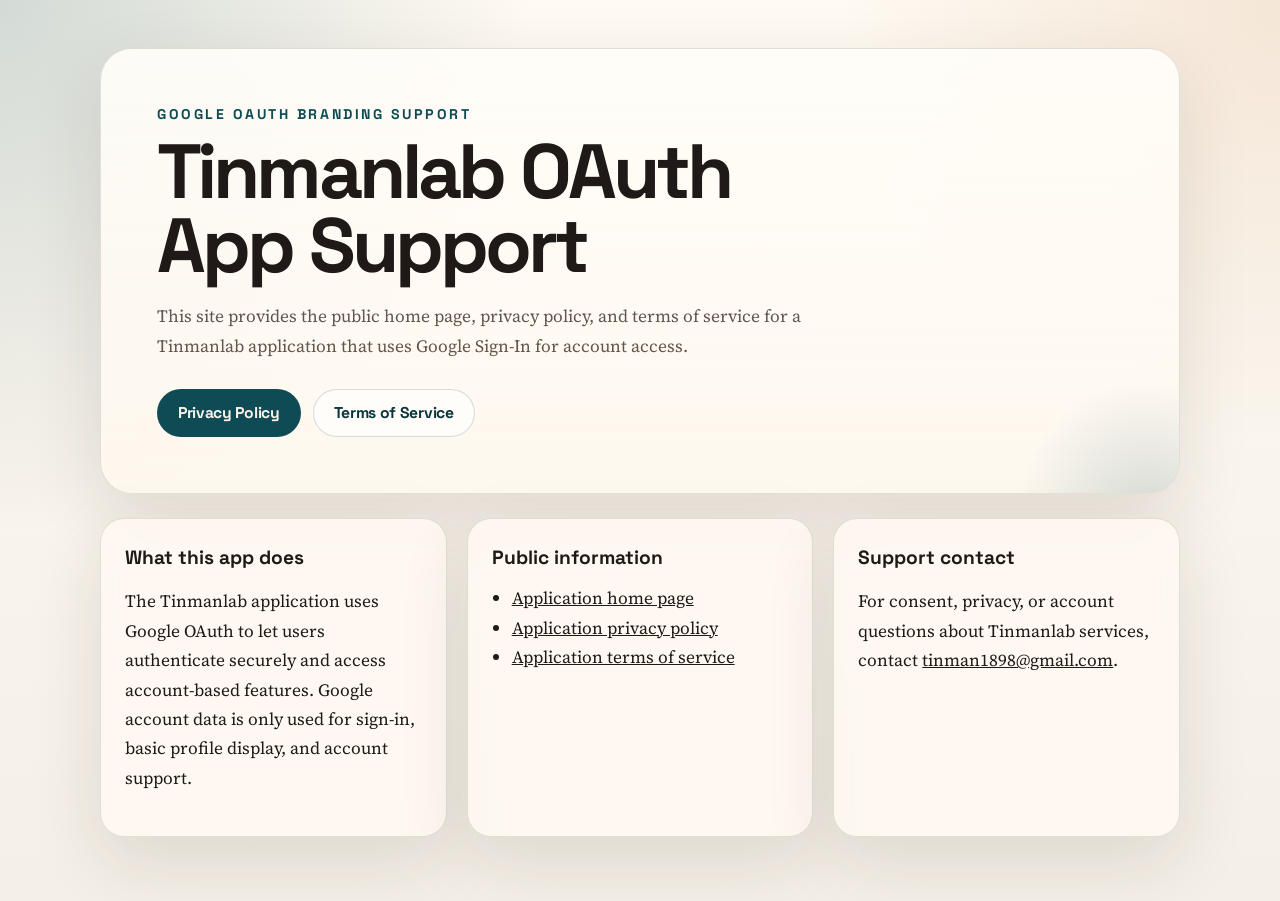
<file: index.html>
<!DOCTYPE html>
<html lang="en">
<head>
  <meta charset="UTF-8">
  <meta name="viewport" content="width=device-width, initial-scale=1.0">
  <meta name="google-site-verification" content="3MB9NkqXFUleTvCSXE_iqvZ3OiloNs6HP9QvozkyMXo">
  <title>Tinmanlab OAuth App Support</title>
  <meta
    name="description"
    content="Public support, privacy, and terms information for a Tinmanlab Google OAuth-integrated application."
  >
  <link rel="preconnect" href="https://fonts.googleapis.com">
  <link rel="preconnect" href="https://fonts.gstatic.com" crossorigin>
  <link
    href="https://fonts.googleapis.com/css2?family=Space+Grotesk:wght@400;500;700&family=Source+Serif+4:wght@400;600&display=swap"
    rel="stylesheet"
  >
  <link rel="icon" type="image/svg+xml" href="./favicon.svg">
  <link rel="stylesheet" href="./styles.css">
</head>
<body>
  <div class="page-shell">
    <header class="hero">
      <p class="eyebrow">Google OAuth Branding Support</p>
      <h1>Tinmanlab OAuth App Support</h1>
      <p class="lead">
        This site provides the public home page, privacy policy, and terms of service for a
        Tinmanlab application that uses Google Sign-In for account access.
      </p>
      <div class="hero-actions">
        <a class="button primary" href="./privacy.html">Privacy Policy</a>
        <a class="button secondary" href="./terms.html">Terms of Service</a>
      </div>
    </header>

    <main class="content-grid">
      <section class="card">
        <h2>What this app does</h2>
        <p>
          The Tinmanlab application uses Google OAuth to let users authenticate securely and access
          account-based features. Google account data is only used for sign-in, basic profile
          display, and account support.
        </p>
      </section>

      <section class="card">
        <h2>Public information</h2>
        <ul class="link-list">
          <li><a href="./">Application home page</a></li>
          <li><a href="./privacy.html">Application privacy policy</a></li>
          <li><a href="./terms.html">Application terms of service</a></li>
        </ul>
      </section>

      <section class="card">
        <h2>Support contact</h2>
        <p>
          For consent, privacy, or account questions about Tinmanlab services, contact
          <a href="mailto:tinman1898@gmail.com">tinman1898@gmail.com</a>.
        </p>
      </section>
    </main>
  </div>
</body>
</html>
</file>
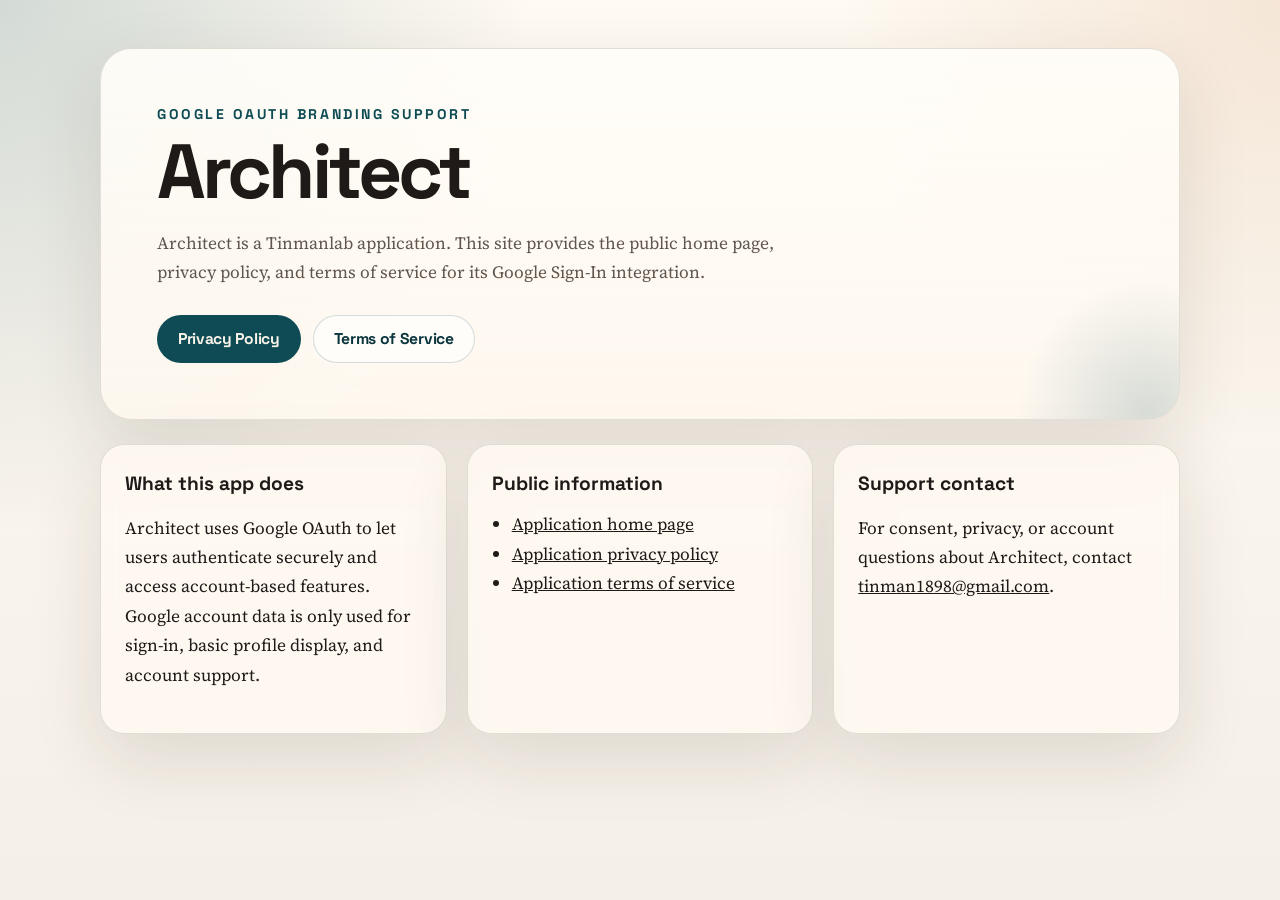
<file: architect/index.html>
<!DOCTYPE html>
<html lang="en">
<head>
  <meta charset="UTF-8">
  <meta name="viewport" content="width=device-width, initial-scale=1.0">
  <title>Architect | Tinmanlab</title>
  <meta
    name="description"
    content="Public support, privacy, and terms information for Architect, a Tinmanlab Google OAuth-integrated application."
  >
  <link rel="preconnect" href="https://fonts.googleapis.com">
  <link rel="preconnect" href="https://fonts.gstatic.com" crossorigin>
  <link
    href="https://fonts.googleapis.com/css2?family=Space+Grotesk:wght@400;500;700&family=Source+Serif+4:wght@400;600&display=swap"
    rel="stylesheet"
  >
  <link rel="icon" type="image/svg+xml" href="./favicon.svg">
  <link rel="stylesheet" href="./styles.css">
</head>
<body>
  <div class="page-shell">
    <header class="hero">
      <p class="eyebrow">Google OAuth Branding Support</p>
      <h1>Architect</h1>
      <p class="lead">
        Architect is a Tinmanlab application. This site provides the public home page, privacy
        policy, and terms of service for its Google Sign-In integration.
      </p>
      <div class="hero-actions">
        <a class="button primary" href="./privacy.html">Privacy Policy</a>
        <a class="button secondary" href="./terms.html">Terms of Service</a>
      </div>
    </header>

    <main class="content-grid">
      <section class="card">
        <h2>What this app does</h2>
        <p>
          Architect uses Google OAuth to let users authenticate securely and access account-based
          features. Google account data is only used for sign-in, basic profile display, and
          account support.
        </p>
      </section>

      <section class="card">
        <h2>Public information</h2>
        <ul class="link-list">
          <li><a href="./">Application home page</a></li>
          <li><a href="./privacy.html">Application privacy policy</a></li>
          <li><a href="./terms.html">Application terms of service</a></li>
        </ul>
      </section>

      <section class="card">
        <h2>Support contact</h2>
        <p>
          For consent, privacy, or account questions about Architect, contact
          <a href="mailto:tinman1898@gmail.com">tinman1898@gmail.com</a>.
        </p>
      </section>
    </main>
  </div>
</body>
</html>
</file>
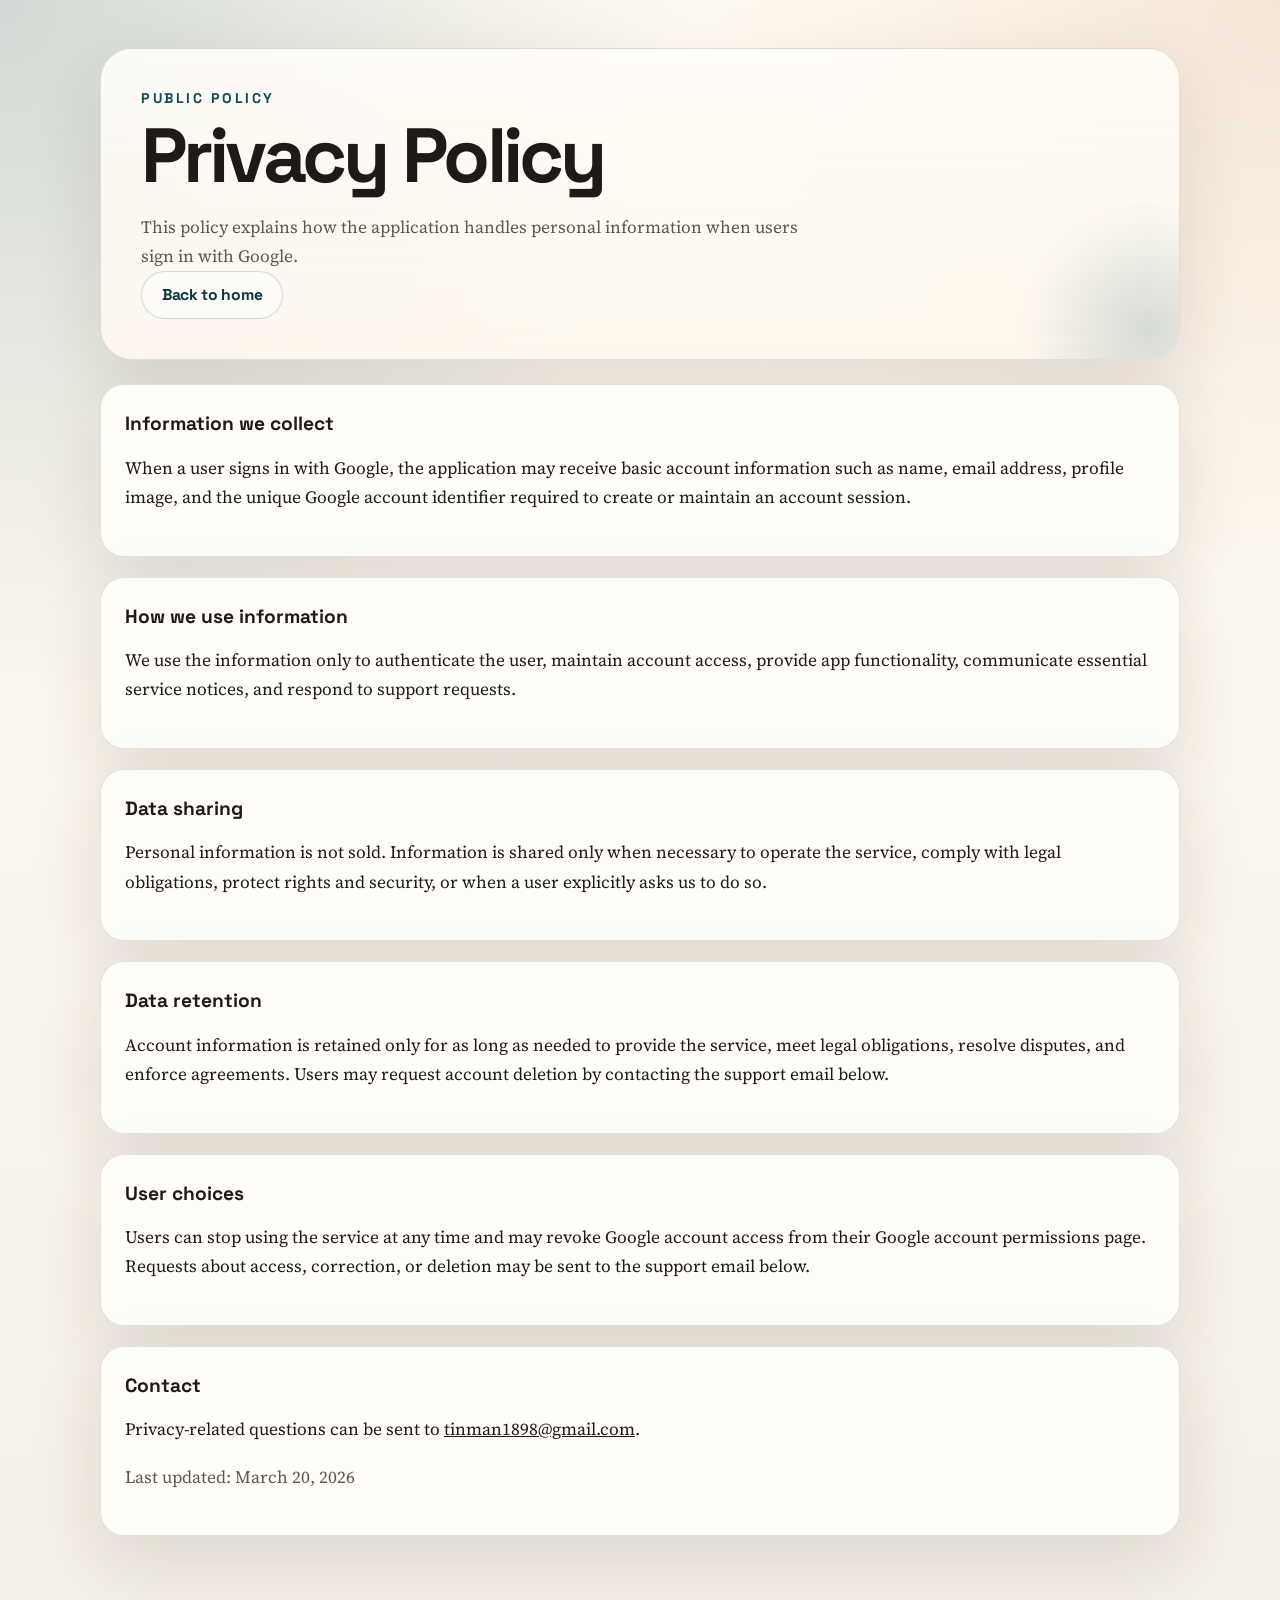
<file: privacy.html>
<!DOCTYPE html>
<html lang="en">
<head>
  <meta charset="UTF-8">
  <meta name="viewport" content="width=device-width, initial-scale=1.0">
  <title>Privacy Policy | OAuth App Support</title>
  <meta
    name="description"
    content="Privacy policy for a Google OAuth-integrated application."
  >
  <link rel="preconnect" href="https://fonts.googleapis.com">
  <link rel="preconnect" href="https://fonts.gstatic.com" crossorigin>
  <link
    href="https://fonts.googleapis.com/css2?family=Space+Grotesk:wght@400;500;700&family=Source+Serif+4:wght@400;600&display=swap"
    rel="stylesheet"
  >
  <link rel="icon" type="image/svg+xml" href="./favicon.svg">
  <link rel="stylesheet" href="./styles.css">
</head>
<body>
  <div class="page-shell">
    <header class="subpage-header">
      <p class="eyebrow">Public Policy</p>
      <h1>Privacy Policy</h1>
      <p class="lead">
        This policy explains how the application handles personal information when users sign in
        with Google.
      </p>
      <a class="button secondary" href="./">Back to home</a>
    </header>

    <main class="legal-layout">
      <section class="card legal-card">
        <h2>Information we collect</h2>
        <p>
          When a user signs in with Google, the application may receive basic account information
          such as name, email address, profile image, and the unique Google account identifier
          required to create or maintain an account session.
        </p>
      </section>

      <section class="card legal-card">
        <h2>How we use information</h2>
        <p>
          We use the information only to authenticate the user, maintain account access, provide
          app functionality, communicate essential service notices, and respond to support requests.
        </p>
      </section>

      <section class="card legal-card">
        <h2>Data sharing</h2>
        <p>
          Personal information is not sold. Information is shared only when necessary to operate
          the service, comply with legal obligations, protect rights and security, or when a user
          explicitly asks us to do so.
        </p>
      </section>

      <section class="card legal-card">
        <h2>Data retention</h2>
        <p>
          Account information is retained only for as long as needed to provide the service, meet
          legal obligations, resolve disputes, and enforce agreements. Users may request account
          deletion by contacting the support email below.
        </p>
      </section>

      <section class="card legal-card">
        <h2>User choices</h2>
        <p>
          Users can stop using the service at any time and may revoke Google account access from
          their Google account permissions page. Requests about access, correction, or deletion may
          be sent to the support email below.
        </p>
      </section>

      <section class="card legal-card">
        <h2>Contact</h2>
        <p>
          Privacy-related questions can be sent to
          <a href="mailto:tinman1898@gmail.com">tinman1898@gmail.com</a>.
        </p>
        <p class="small-note">Last updated: March 20, 2026</p>
      </section>
    </main>
  </div>
</body>
</html>
</file>
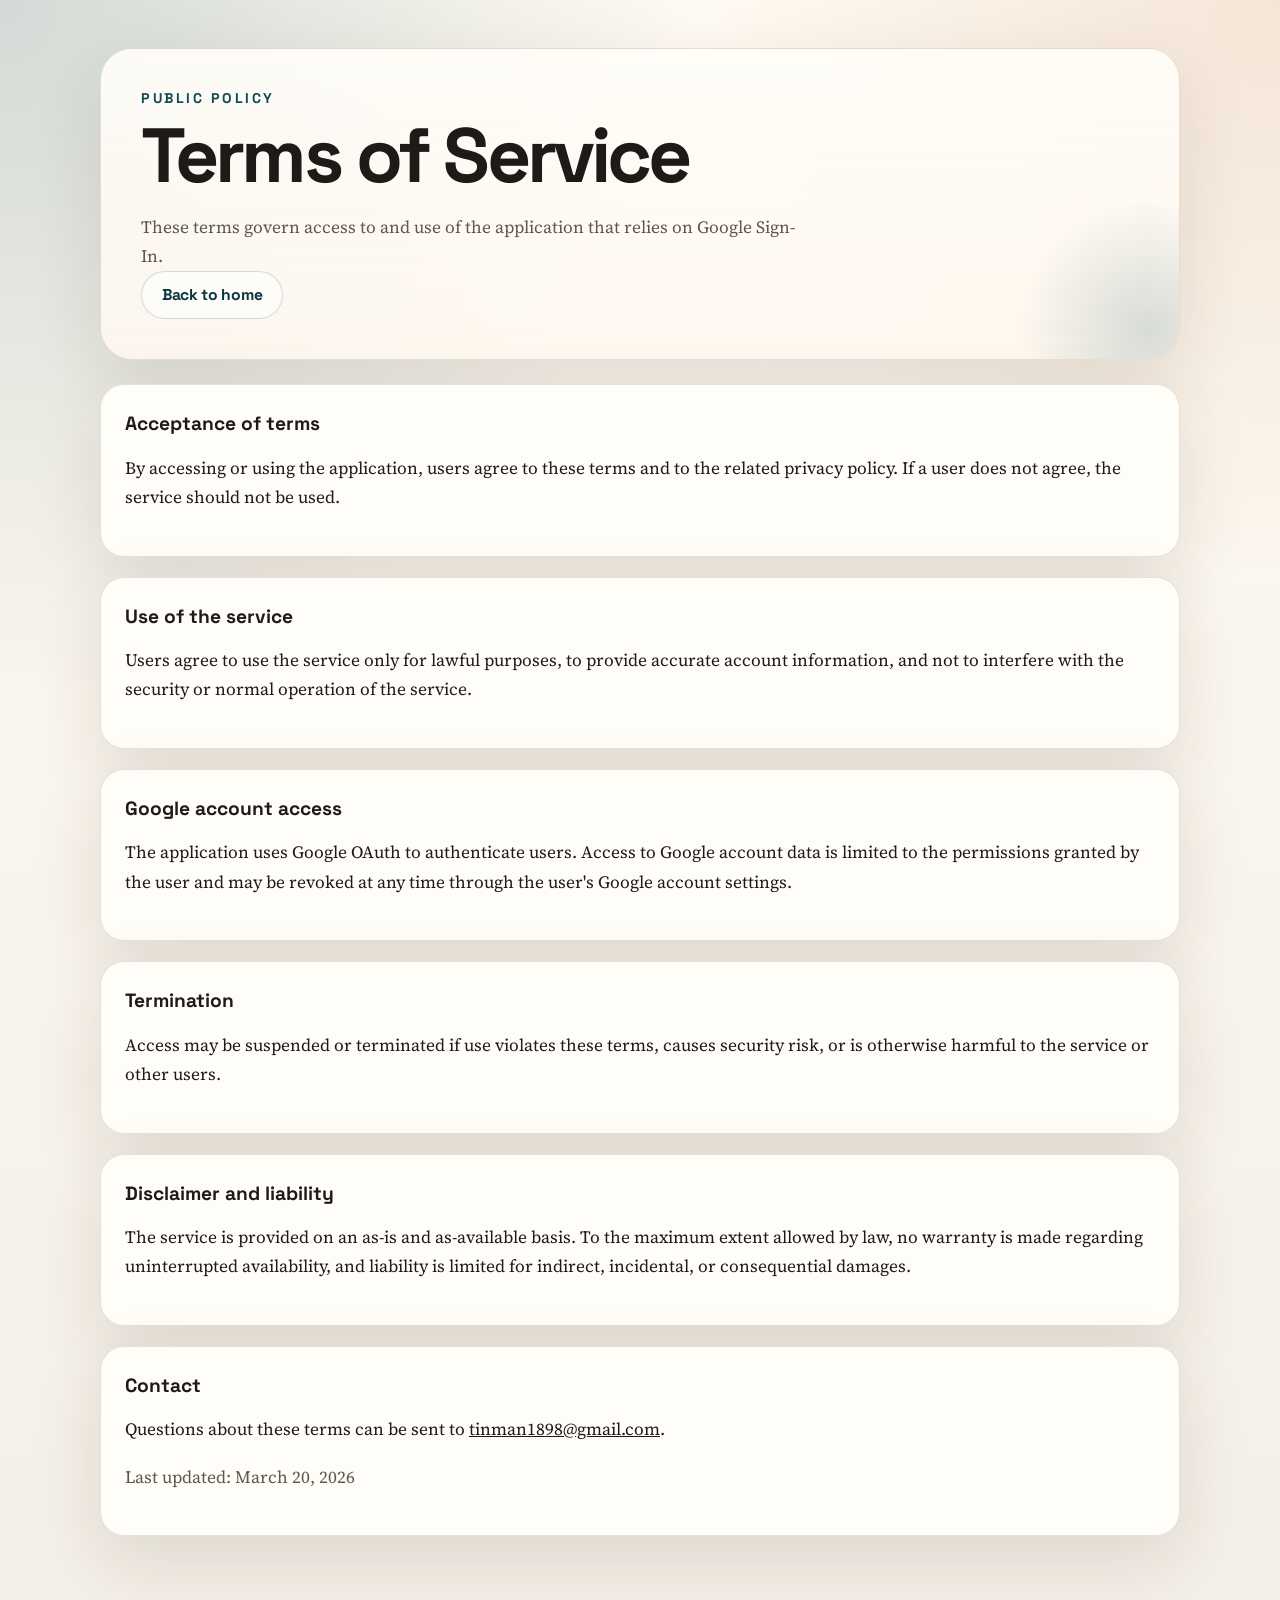
<file: terms.html>
<!DOCTYPE html>
<html lang="en">
<head>
  <meta charset="UTF-8">
  <meta name="viewport" content="width=device-width, initial-scale=1.0">
  <title>Terms of Service | OAuth App Support</title>
  <meta
    name="description"
    content="Terms of service for a Google OAuth-integrated application."
  >
  <link rel="preconnect" href="https://fonts.googleapis.com">
  <link rel="preconnect" href="https://fonts.gstatic.com" crossorigin>
  <link
    href="https://fonts.googleapis.com/css2?family=Space+Grotesk:wght@400;500;700&family=Source+Serif+4:wght@400;600&display=swap"
    rel="stylesheet"
  >
  <link rel="icon" type="image/svg+xml" href="./favicon.svg">
  <link rel="stylesheet" href="./styles.css">
</head>
<body>
  <div class="page-shell">
    <header class="subpage-header">
      <p class="eyebrow">Public Policy</p>
      <h1>Terms of Service</h1>
      <p class="lead">
        These terms govern access to and use of the application that relies on Google Sign-In.
      </p>
      <a class="button secondary" href="./">Back to home</a>
    </header>

    <main class="legal-layout">
      <section class="card legal-card">
        <h2>Acceptance of terms</h2>
        <p>
          By accessing or using the application, users agree to these terms and to the related
          privacy policy. If a user does not agree, the service should not be used.
        </p>
      </section>

      <section class="card legal-card">
        <h2>Use of the service</h2>
        <p>
          Users agree to use the service only for lawful purposes, to provide accurate account
          information, and not to interfere with the security or normal operation of the service.
        </p>
      </section>

      <section class="card legal-card">
        <h2>Google account access</h2>
        <p>
          The application uses Google OAuth to authenticate users. Access to Google account data is
          limited to the permissions granted by the user and may be revoked at any time through the
          user's Google account settings.
        </p>
      </section>

      <section class="card legal-card">
        <h2>Termination</h2>
        <p>
          Access may be suspended or terminated if use violates these terms, causes security risk,
          or is otherwise harmful to the service or other users.
        </p>
      </section>

      <section class="card legal-card">
        <h2>Disclaimer and liability</h2>
        <p>
          The service is provided on an as-is and as-available basis. To the maximum extent allowed
          by law, no warranty is made regarding uninterrupted availability, and liability is limited
          for indirect, incidental, or consequential damages.
        </p>
      </section>

      <section class="card legal-card">
        <h2>Contact</h2>
        <p>
          Questions about these terms can be sent to
          <a href="mailto:tinman1898@gmail.com">tinman1898@gmail.com</a>.
        </p>
        <p class="small-note">Last updated: March 20, 2026</p>
      </section>
    </main>
  </div>
</body>
</html>
</file>
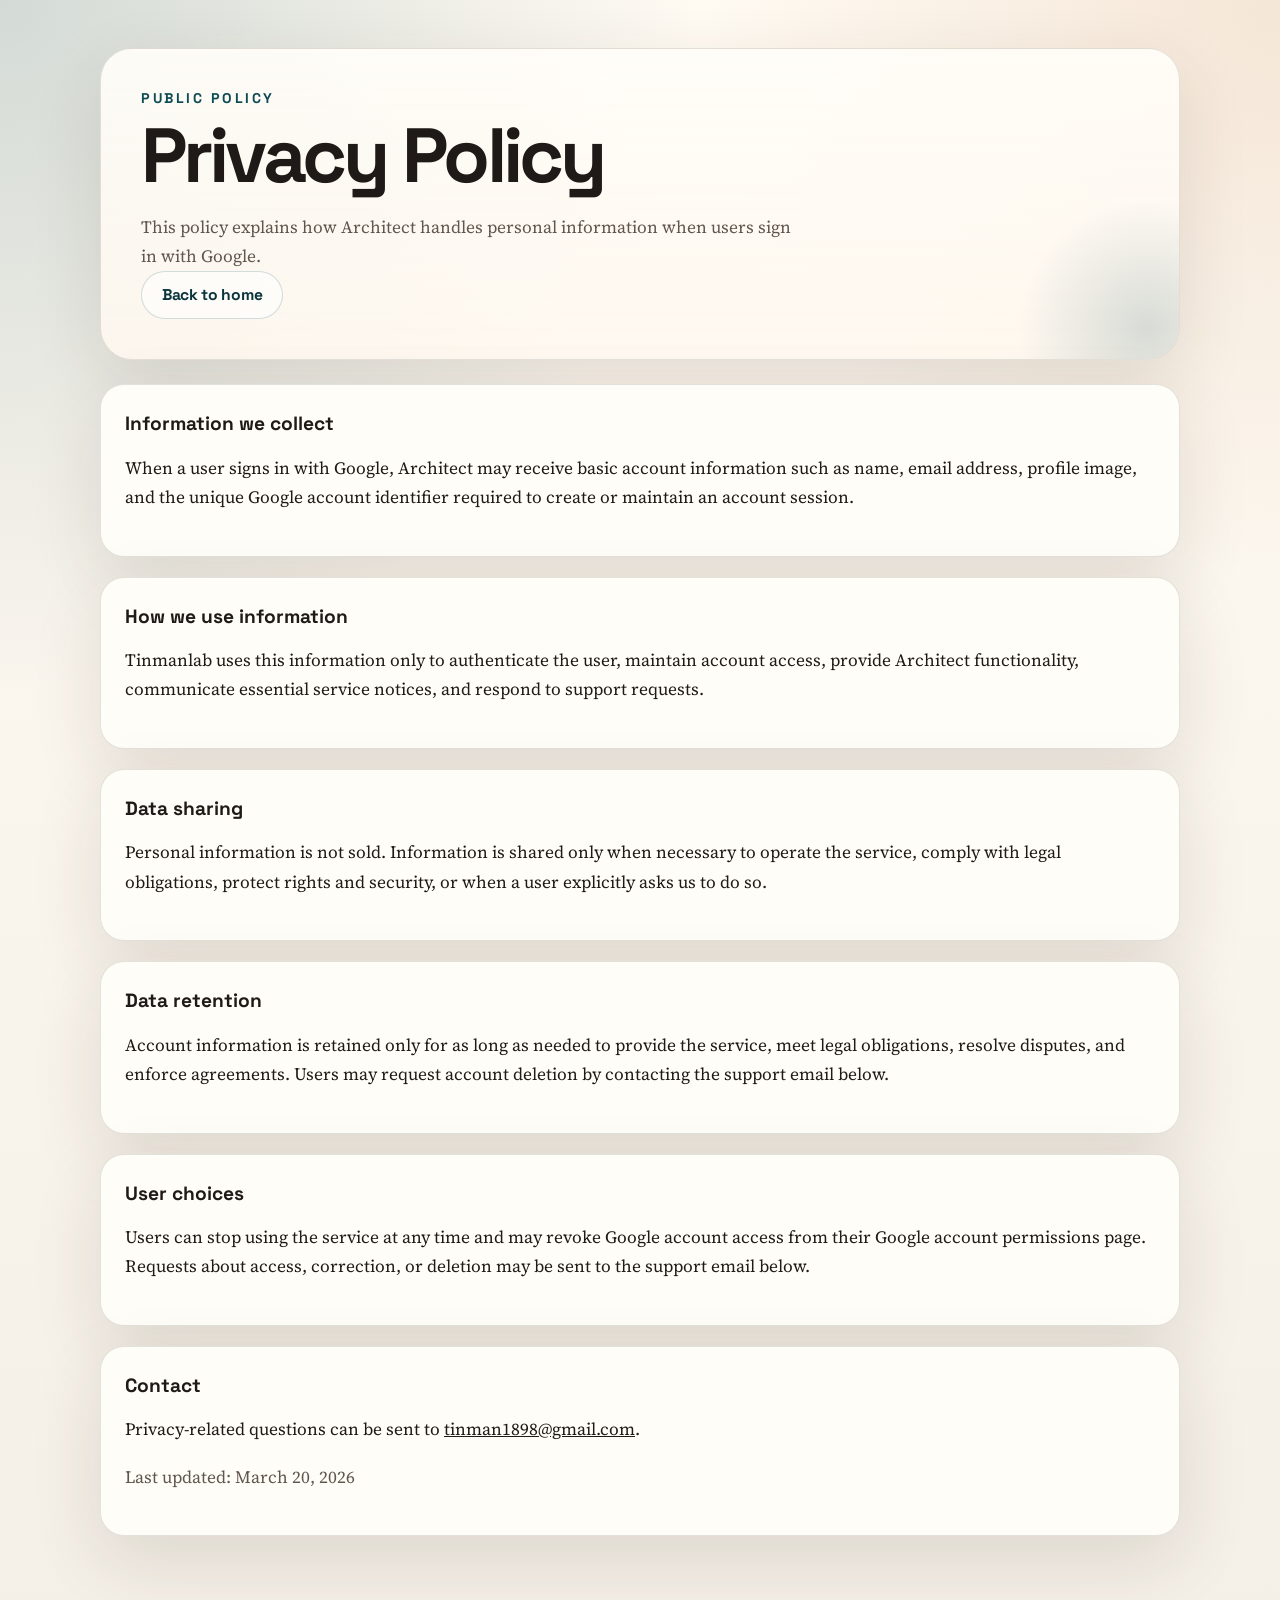
<file: architect/privacy.html>
<!DOCTYPE html>
<html lang="en">
<head>
  <meta charset="UTF-8">
  <meta name="viewport" content="width=device-width, initial-scale=1.0">
  <title>Privacy Policy | Architect</title>
  <meta
    name="description"
    content="Privacy policy for Architect, a Tinmanlab Google OAuth-integrated application."
  >
  <link rel="preconnect" href="https://fonts.googleapis.com">
  <link rel="preconnect" href="https://fonts.gstatic.com" crossorigin>
  <link
    href="https://fonts.googleapis.com/css2?family=Space+Grotesk:wght@400;500;700&family=Source+Serif+4:wght@400;600&display=swap"
    rel="stylesheet"
  >
  <link rel="icon" type="image/svg+xml" href="./favicon.svg">
  <link rel="stylesheet" href="./styles.css">
</head>
<body>
  <div class="page-shell">
    <header class="subpage-header">
      <p class="eyebrow">Public Policy</p>
      <h1>Privacy Policy</h1>
      <p class="lead">
        This policy explains how Architect handles personal information when users sign in with
        Google.
      </p>
      <a class="button secondary" href="./">Back to home</a>
    </header>

    <main class="legal-layout">
      <section class="card legal-card">
        <h2>Information we collect</h2>
        <p>
          When a user signs in with Google, Architect may receive basic account information such as
          name, email address, profile image, and the unique Google account identifier required to
          create or maintain an account session.
        </p>
      </section>

      <section class="card legal-card">
        <h2>How we use information</h2>
        <p>
          Tinmanlab uses this information only to authenticate the user, maintain account access,
          provide Architect functionality, communicate essential service notices, and respond to
          support requests.
        </p>
      </section>

      <section class="card legal-card">
        <h2>Data sharing</h2>
        <p>
          Personal information is not sold. Information is shared only when necessary to operate
          the service, comply with legal obligations, protect rights and security, or when a user
          explicitly asks us to do so.
        </p>
      </section>

      <section class="card legal-card">
        <h2>Data retention</h2>
        <p>
          Account information is retained only for as long as needed to provide the service, meet
          legal obligations, resolve disputes, and enforce agreements. Users may request account
          deletion by contacting the support email below.
        </p>
      </section>

      <section class="card legal-card">
        <h2>User choices</h2>
        <p>
          Users can stop using the service at any time and may revoke Google account access from
          their Google account permissions page. Requests about access, correction, or deletion may
          be sent to the support email below.
        </p>
      </section>

      <section class="card legal-card">
        <h2>Contact</h2>
        <p>
          Privacy-related questions can be sent to
          <a href="mailto:tinman1898@gmail.com">tinman1898@gmail.com</a>.
        </p>
        <p class="small-note">Last updated: March 20, 2026</p>
      </section>
    </main>
  </div>
</body>
</html>
</file>
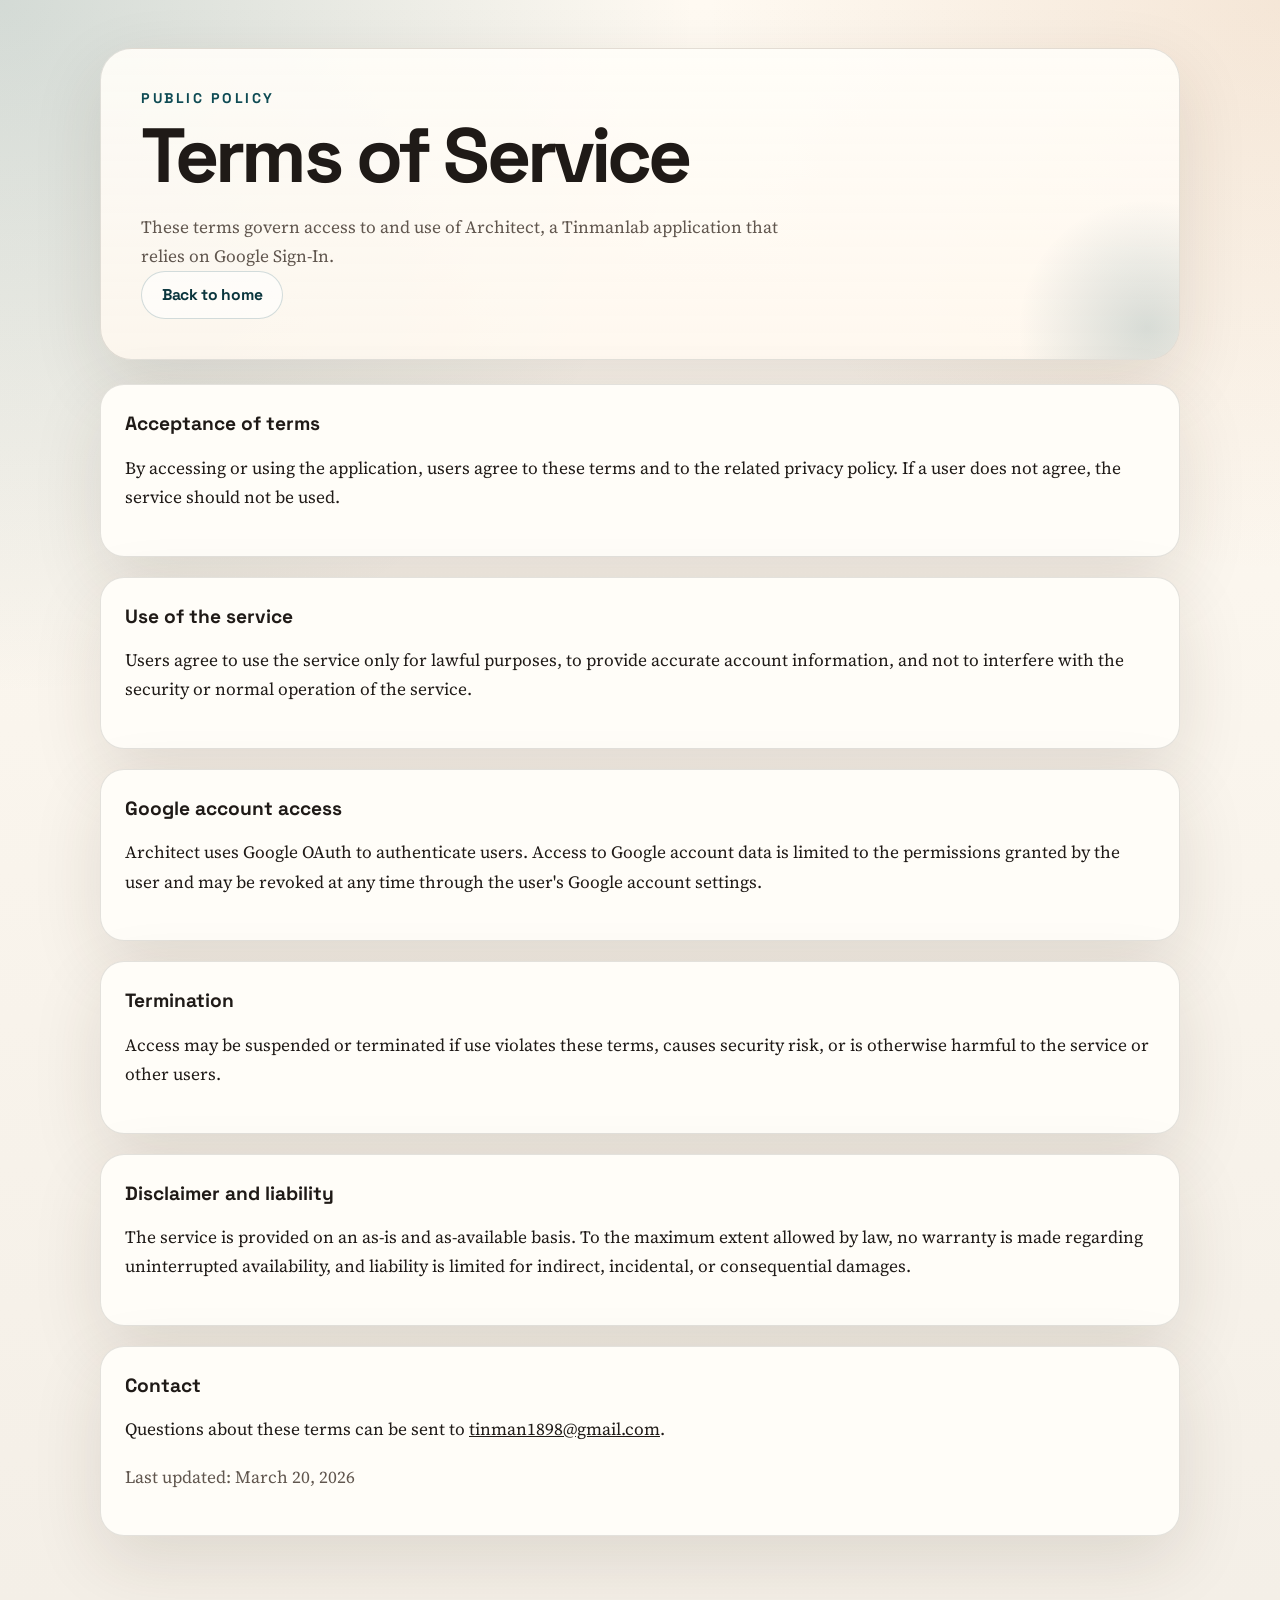
<file: architect/terms.html>
<!DOCTYPE html>
<html lang="en">
<head>
  <meta charset="UTF-8">
  <meta name="viewport" content="width=device-width, initial-scale=1.0">
  <title>Terms of Service | Architect</title>
  <meta
    name="description"
    content="Terms of service for Architect, a Tinmanlab Google OAuth-integrated application."
  >
  <link rel="preconnect" href="https://fonts.googleapis.com">
  <link rel="preconnect" href="https://fonts.gstatic.com" crossorigin>
  <link
    href="https://fonts.googleapis.com/css2?family=Space+Grotesk:wght@400;500;700&family=Source+Serif+4:wght@400;600&display=swap"
    rel="stylesheet"
  >
  <link rel="icon" type="image/svg+xml" href="./favicon.svg">
  <link rel="stylesheet" href="./styles.css">
</head>
<body>
  <div class="page-shell">
    <header class="subpage-header">
      <p class="eyebrow">Public Policy</p>
      <h1>Terms of Service</h1>
      <p class="lead">
        These terms govern access to and use of Architect, a Tinmanlab application that relies on
        Google Sign-In.
      </p>
      <a class="button secondary" href="./">Back to home</a>
    </header>

    <main class="legal-layout">
      <section class="card legal-card">
        <h2>Acceptance of terms</h2>
        <p>
          By accessing or using the application, users agree to these terms and to the related
          privacy policy. If a user does not agree, the service should not be used.
        </p>
      </section>

      <section class="card legal-card">
        <h2>Use of the service</h2>
        <p>
          Users agree to use the service only for lawful purposes, to provide accurate account
          information, and not to interfere with the security or normal operation of the service.
        </p>
      </section>

      <section class="card legal-card">
        <h2>Google account access</h2>
        <p>
          Architect uses Google OAuth to authenticate users. Access to Google account data is
          limited to the permissions granted by the user and may be revoked at any time through the
          user's Google account settings.
        </p>
      </section>

      <section class="card legal-card">
        <h2>Termination</h2>
        <p>
          Access may be suspended or terminated if use violates these terms, causes security risk,
          or is otherwise harmful to the service or other users.
        </p>
      </section>

      <section class="card legal-card">
        <h2>Disclaimer and liability</h2>
        <p>
          The service is provided on an as-is and as-available basis. To the maximum extent allowed
          by law, no warranty is made regarding uninterrupted availability, and liability is limited
          for indirect, incidental, or consequential damages.
        </p>
      </section>

      <section class="card legal-card">
        <h2>Contact</h2>
        <p>
          Questions about these terms can be sent to
          <a href="mailto:tinman1898@gmail.com">tinman1898@gmail.com</a>.
        </p>
        <p class="small-note">Last updated: March 20, 2026</p>
      </section>
    </main>
  </div>
</body>
</html>
</file>
<file: styles.css>
:root {
  --bg: #f4efe7;
  --bg-accent: #fffaf2;
  --surface: rgba(255, 250, 242, 0.84);
  --surface-strong: #fffdf8;
  --text: #1f1a17;
  --muted: #60564e;
  --line: rgba(31, 26, 23, 0.12);
  --primary: #0e4b54;
  --primary-strong: #0a353d;
  --shadow: 0 24px 70px rgba(57, 45, 22, 0.12);
}

* {
  box-sizing: border-box;
}

html {
  min-height: 100%;
  background:
    radial-gradient(circle at top left, rgba(14, 75, 84, 0.18), transparent 34%),
    radial-gradient(circle at top right, rgba(192, 127, 73, 0.16), transparent 28%),
    linear-gradient(180deg, var(--bg-accent) 0%, var(--bg) 100%);
}

body {
  margin: 0;
  color: var(--text);
  font-family: "Space Grotesk", sans-serif;
}

a {
  color: inherit;
}

.page-shell {
  width: min(1080px, calc(100% - 32px));
  margin: 0 auto;
  padding: 48px 0 64px;
}

.hero,
.subpage-header {
  background: linear-gradient(180deg, rgba(255, 253, 248, 0.92), rgba(255, 248, 239, 0.85));
  border: 1px solid var(--line);
  border-radius: 32px;
  box-shadow: var(--shadow);
  overflow: hidden;
  position: relative;
}

.hero {
  padding: 56px;
}

.subpage-header {
  padding: 40px;
  margin-bottom: 24px;
}

.hero::after,
.subpage-header::after {
  content: "";
  position: absolute;
  inset: auto -10% -35% auto;
  width: 280px;
  height: 280px;
  background: radial-gradient(circle, rgba(14, 75, 84, 0.16), transparent 65%);
  pointer-events: none;
}

.eyebrow {
  margin: 0 0 12px;
  color: var(--primary);
  font-size: 0.88rem;
  font-weight: 700;
  letter-spacing: 0.18em;
  text-transform: uppercase;
}

h1,
h2 {
  margin: 0;
  font-weight: 700;
}

h1 {
  max-width: 720px;
  font-size: clamp(2.4rem, 6vw, 4.8rem);
  line-height: 0.96;
  letter-spacing: -0.05em;
}

h2 {
  font-size: 1.2rem;
  margin-bottom: 14px;
}

.lead,
.card p,
.legal-card p,
.link-list {
  font-family: "Source Serif 4", serif;
  font-size: 1.08rem;
  line-height: 1.7;
}

.lead {
  max-width: 660px;
  margin: 20px 0 0;
  color: var(--muted);
}

.hero-actions {
  display: flex;
  gap: 12px;
  flex-wrap: wrap;
  margin-top: 28px;
}

.button {
  display: inline-flex;
  align-items: center;
  justify-content: center;
  min-height: 48px;
  padding: 0 20px;
  border-radius: 999px;
  border: 1px solid transparent;
  font-size: 0.98rem;
  font-weight: 700;
  letter-spacing: -0.02em;
  text-decoration: none;
}

.button.primary {
  background: var(--primary);
  color: #f8f2e8;
}

.button.primary:hover,
.button.primary:focus-visible {
  background: var(--primary-strong);
}

.button.secondary {
  border-color: rgba(14, 75, 84, 0.18);
  background: rgba(255, 255, 255, 0.58);
  color: var(--primary-strong);
}

.button.secondary:hover,
.button.secondary:focus-visible {
  background: rgba(255, 255, 255, 0.9);
}

.content-grid,
.legal-layout {
  display: grid;
  gap: 20px;
  margin-top: 24px;
}

.content-grid {
  grid-template-columns: repeat(3, minmax(0, 1fr));
}

.card {
  border: 1px solid var(--line);
  border-radius: 24px;
  background: var(--surface);
  box-shadow: var(--shadow);
  padding: 26px 24px;
  backdrop-filter: blur(10px);
}

.legal-card {
  background: var(--surface-strong);
}

.link-list {
  margin: 0;
  padding-left: 20px;
}

.small-note {
  margin-top: 18px;
  color: var(--muted);
  font-size: 0.94rem;
}

@media (max-width: 900px) {
  .content-grid {
    grid-template-columns: 1fr;
  }
}

@media (max-width: 640px) {
  .page-shell {
    width: min(100% - 20px, 1080px);
    padding: 20px 0 40px;
  }

  .hero,
  .subpage-header,
  .card {
    border-radius: 24px;
  }

  .hero {
    padding: 28px 22px;
  }

  .subpage-header {
    padding: 28px 22px;
  }

  .card {
    padding: 22px 18px;
  }
}
</file>
<file: architect/styles.css>
:root {
  --bg: #f4efe7;
  --bg-accent: #fffaf2;
  --surface: rgba(255, 250, 242, 0.84);
  --surface-strong: #fffdf8;
  --text: #1f1a17;
  --muted: #60564e;
  --line: rgba(31, 26, 23, 0.12);
  --primary: #0e4b54;
  --primary-strong: #0a353d;
  --shadow: 0 24px 70px rgba(57, 45, 22, 0.12);
}

* {
  box-sizing: border-box;
}

html {
  min-height: 100%;
  background:
    radial-gradient(circle at top left, rgba(14, 75, 84, 0.18), transparent 34%),
    radial-gradient(circle at top right, rgba(192, 127, 73, 0.16), transparent 28%),
    linear-gradient(180deg, var(--bg-accent) 0%, var(--bg) 100%);
}

body {
  margin: 0;
  color: var(--text);
  font-family: "Space Grotesk", sans-serif;
}

a {
  color: inherit;
}

.page-shell {
  width: min(1080px, calc(100% - 32px));
  margin: 0 auto;
  padding: 48px 0 64px;
}

.hero,
.subpage-header {
  background: linear-gradient(180deg, rgba(255, 253, 248, 0.92), rgba(255, 248, 239, 0.85));
  border: 1px solid var(--line);
  border-radius: 32px;
  box-shadow: var(--shadow);
  overflow: hidden;
  position: relative;
}

.hero {
  padding: 56px;
}

.subpage-header {
  padding: 40px;
  margin-bottom: 24px;
}

.hero::after,
.subpage-header::after {
  content: "";
  position: absolute;
  inset: auto -10% -35% auto;
  width: 280px;
  height: 280px;
  background: radial-gradient(circle, rgba(14, 75, 84, 0.16), transparent 65%);
  pointer-events: none;
}

.eyebrow {
  margin: 0 0 12px;
  color: var(--primary);
  font-size: 0.88rem;
  font-weight: 700;
  letter-spacing: 0.18em;
  text-transform: uppercase;
}

h1,
h2 {
  margin: 0;
  font-weight: 700;
}

h1 {
  max-width: 720px;
  font-size: clamp(2.4rem, 6vw, 4.8rem);
  line-height: 0.96;
  letter-spacing: -0.05em;
}

h2 {
  font-size: 1.2rem;
  margin-bottom: 14px;
}

.lead,
.card p,
.legal-card p,
.link-list {
  font-family: "Source Serif 4", serif;
  font-size: 1.08rem;
  line-height: 1.7;
}

.lead {
  max-width: 660px;
  margin: 20px 0 0;
  color: var(--muted);
}

.hero-actions {
  display: flex;
  gap: 12px;
  flex-wrap: wrap;
  margin-top: 28px;
}

.button {
  display: inline-flex;
  align-items: center;
  justify-content: center;
  min-height: 48px;
  padding: 0 20px;
  border-radius: 999px;
  border: 1px solid transparent;
  font-size: 0.98rem;
  font-weight: 700;
  letter-spacing: -0.02em;
  text-decoration: none;
}

.button.primary {
  background: var(--primary);
  color: #f8f2e8;
}

.button.primary:hover,
.button.primary:focus-visible {
  background: var(--primary-strong);
}

.button.secondary {
  border-color: rgba(14, 75, 84, 0.18);
  background: rgba(255, 255, 255, 0.58);
  color: var(--primary-strong);
}

.button.secondary:hover,
.button.secondary:focus-visible {
  background: rgba(255, 255, 255, 0.9);
}

.content-grid,
.legal-layout {
  display: grid;
  gap: 20px;
  margin-top: 24px;
}

.content-grid {
  grid-template-columns: repeat(3, minmax(0, 1fr));
}

.card {
  border: 1px solid var(--line);
  border-radius: 24px;
  background: var(--surface);
  box-shadow: var(--shadow);
  padding: 26px 24px;
  backdrop-filter: blur(10px);
}

.legal-card {
  background: var(--surface-strong);
}

.link-list {
  margin: 0;
  padding-left: 20px;
}

.small-note {
  margin-top: 18px;
  color: var(--muted);
  font-size: 0.94rem;
}

@media (max-width: 900px) {
  .content-grid {
    grid-template-columns: 1fr;
  }
}

@media (max-width: 640px) {
  .page-shell {
    width: min(100% - 20px, 1080px);
    padding: 20px 0 40px;
  }

  .hero,
  .subpage-header,
  .card {
    border-radius: 24px;
  }

  .hero {
    padding: 28px 22px;
  }

  .subpage-header {
    padding: 28px 22px;
  }

  .card {
    padding: 22px 18px;
  }
}
</file>
